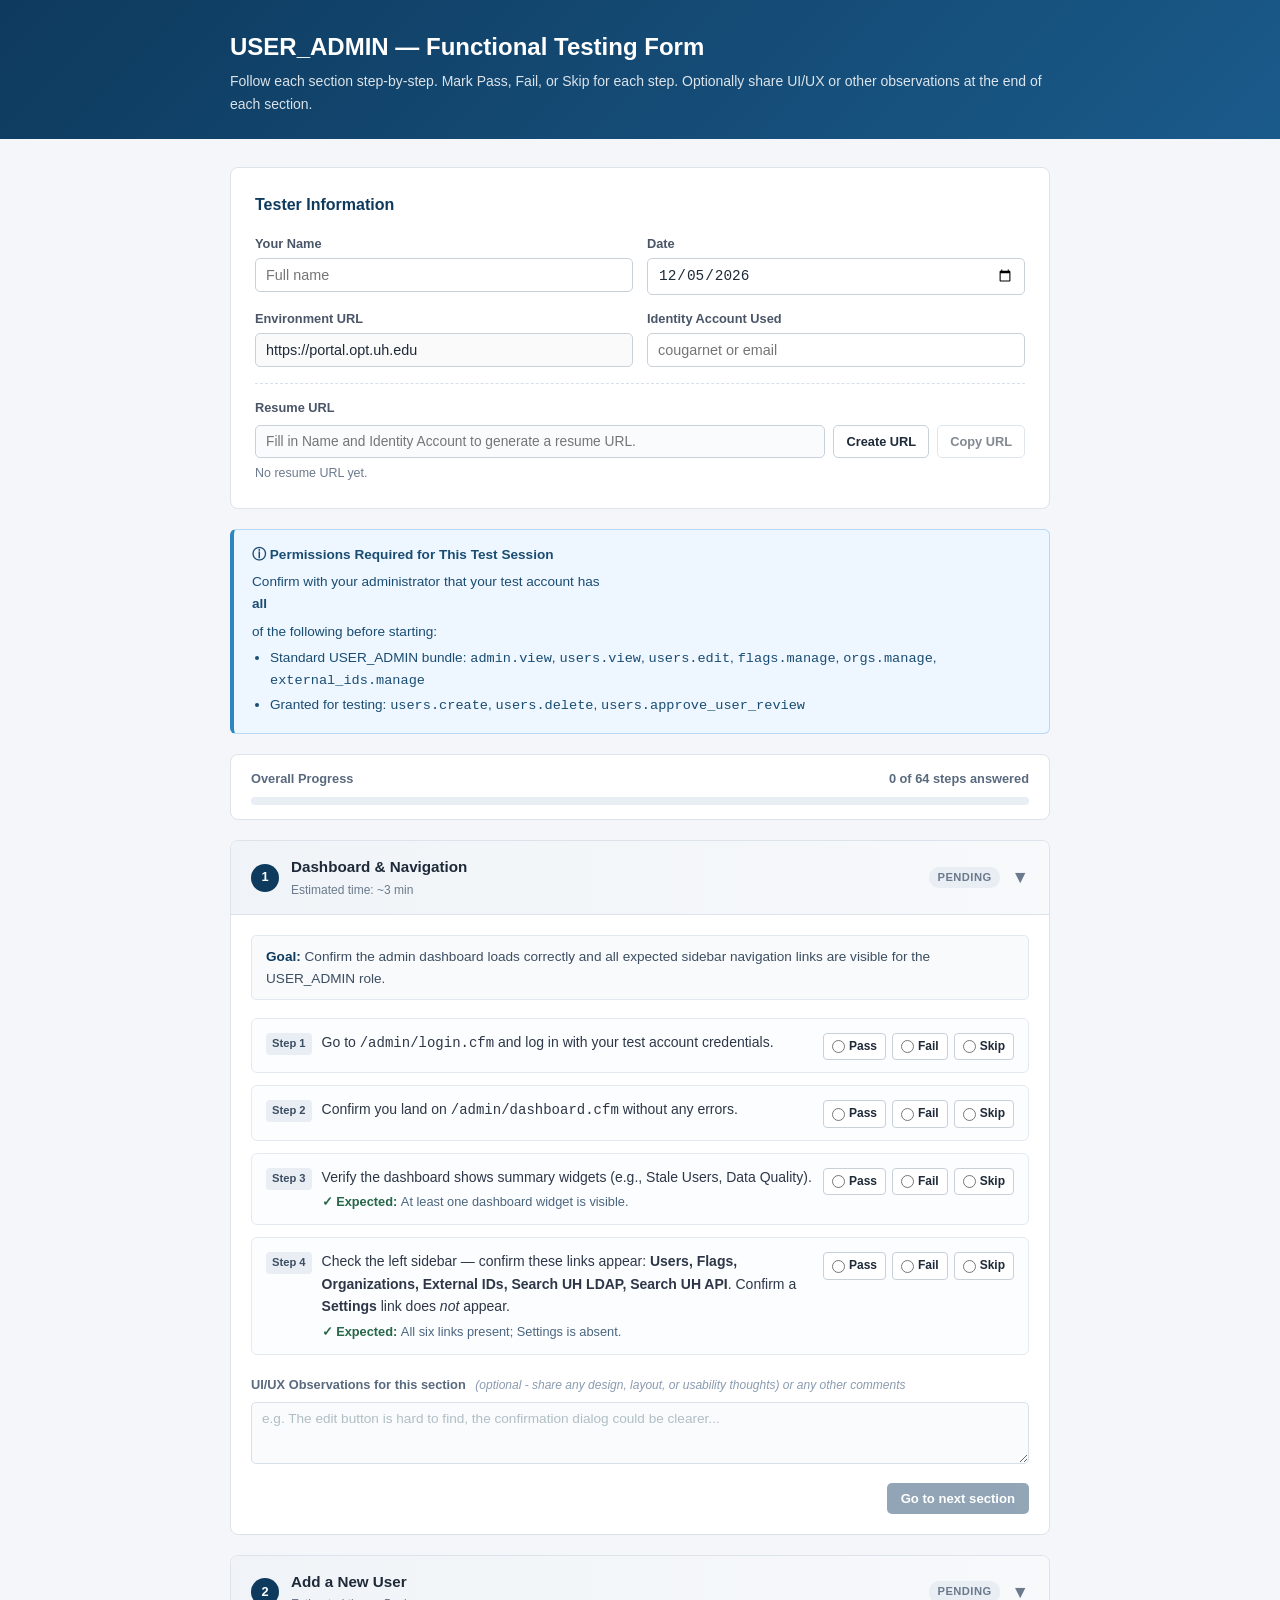
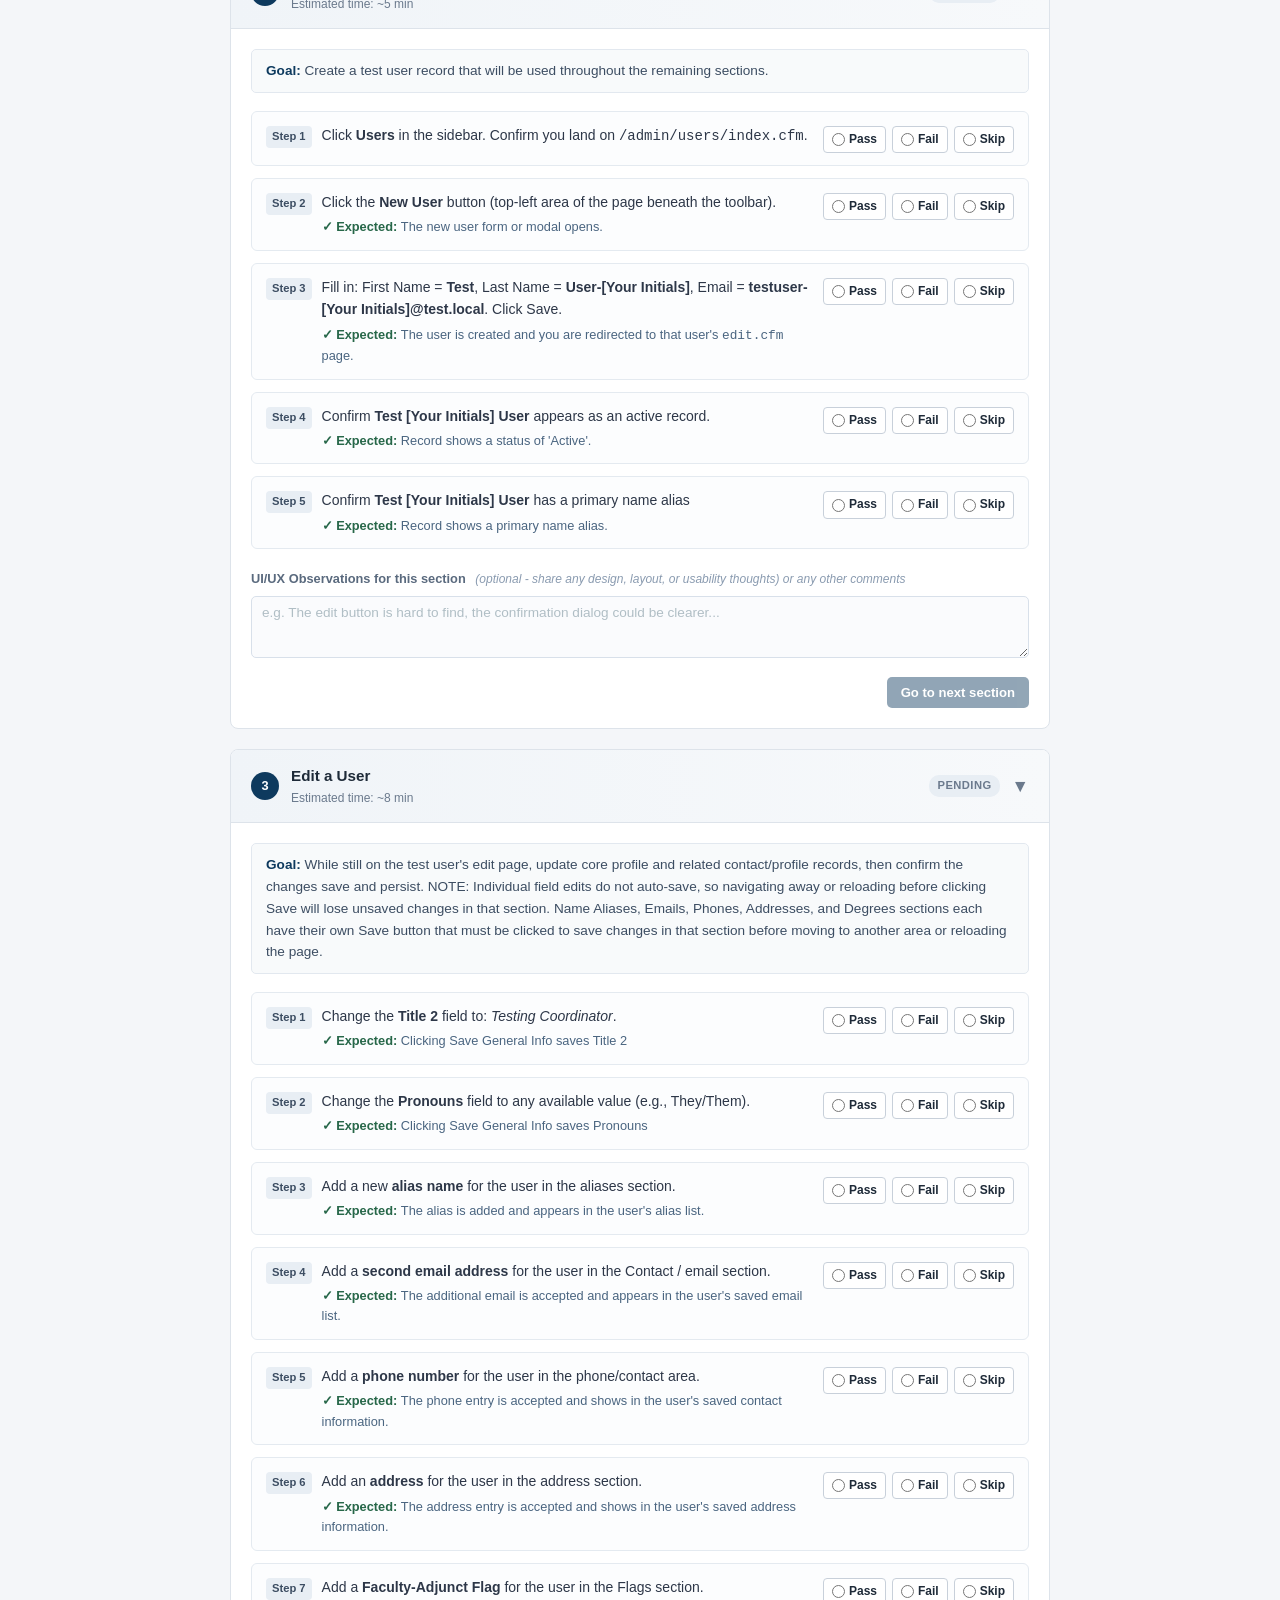
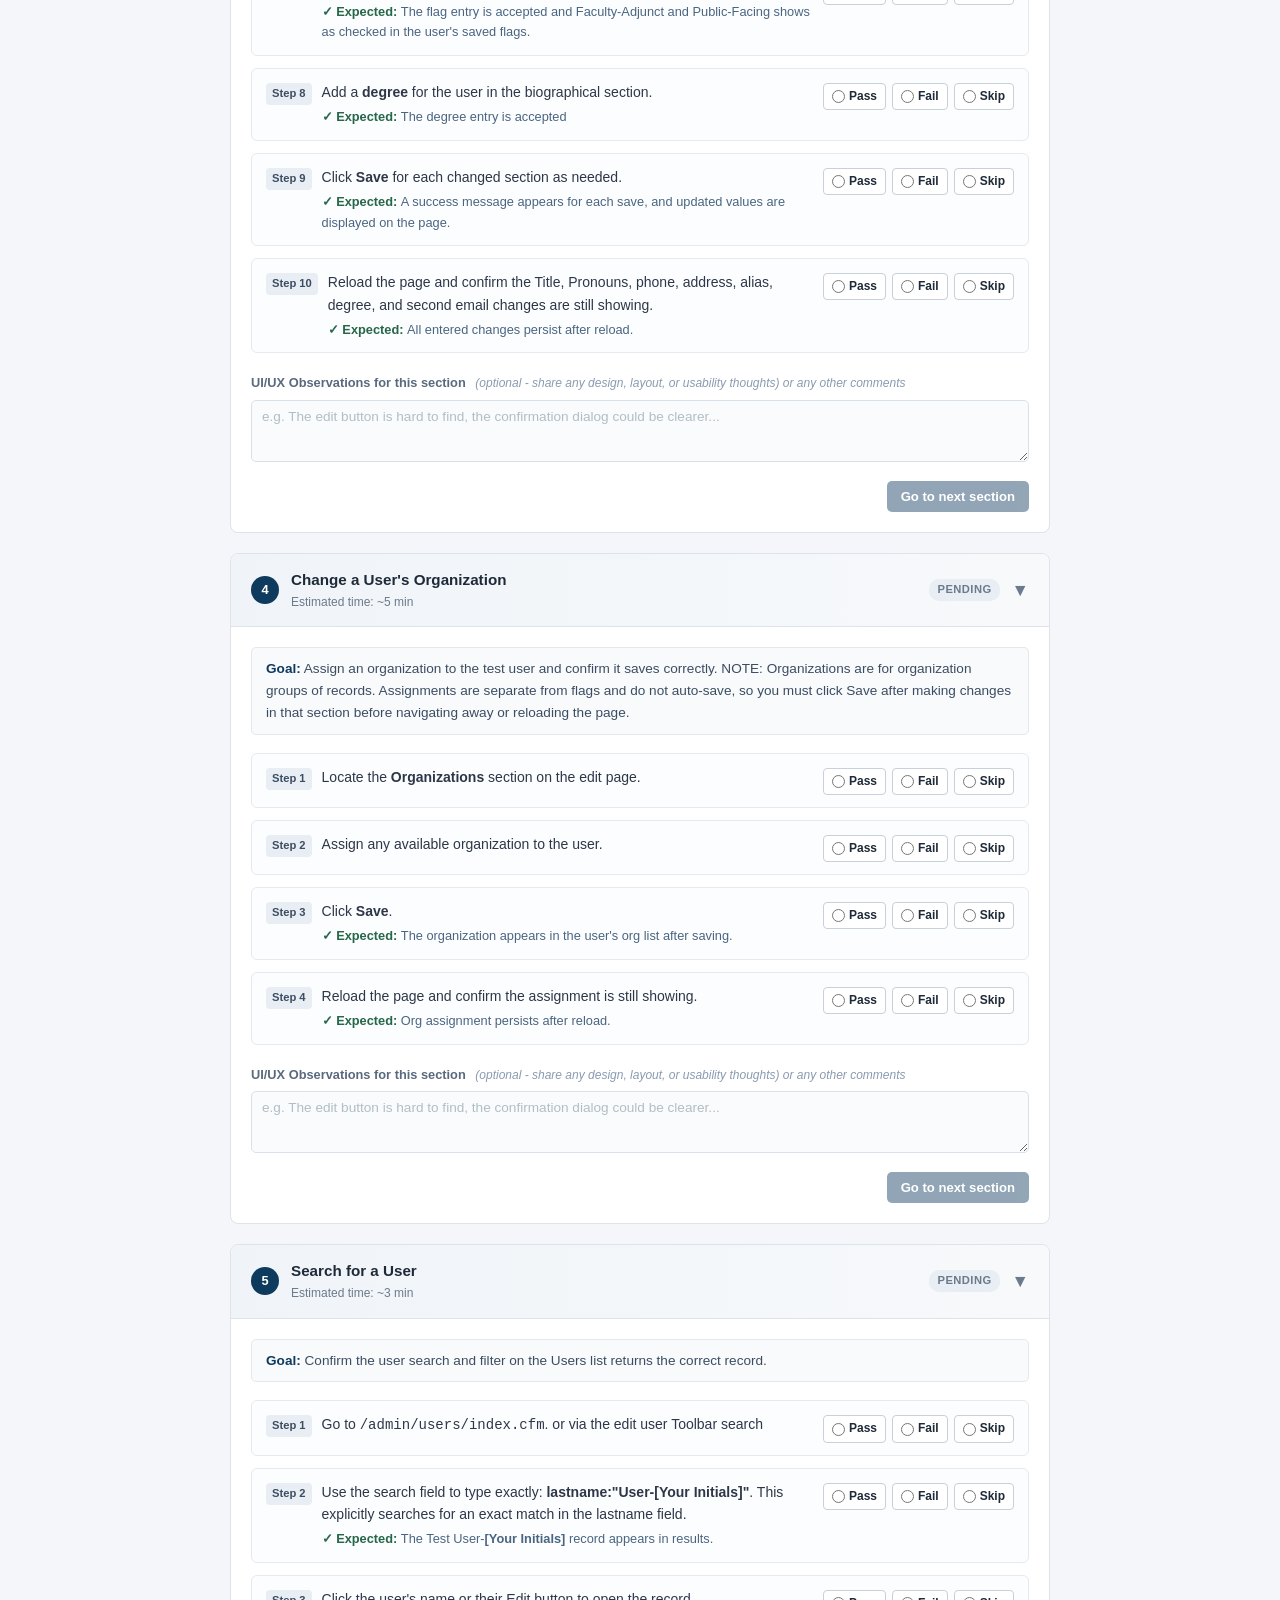
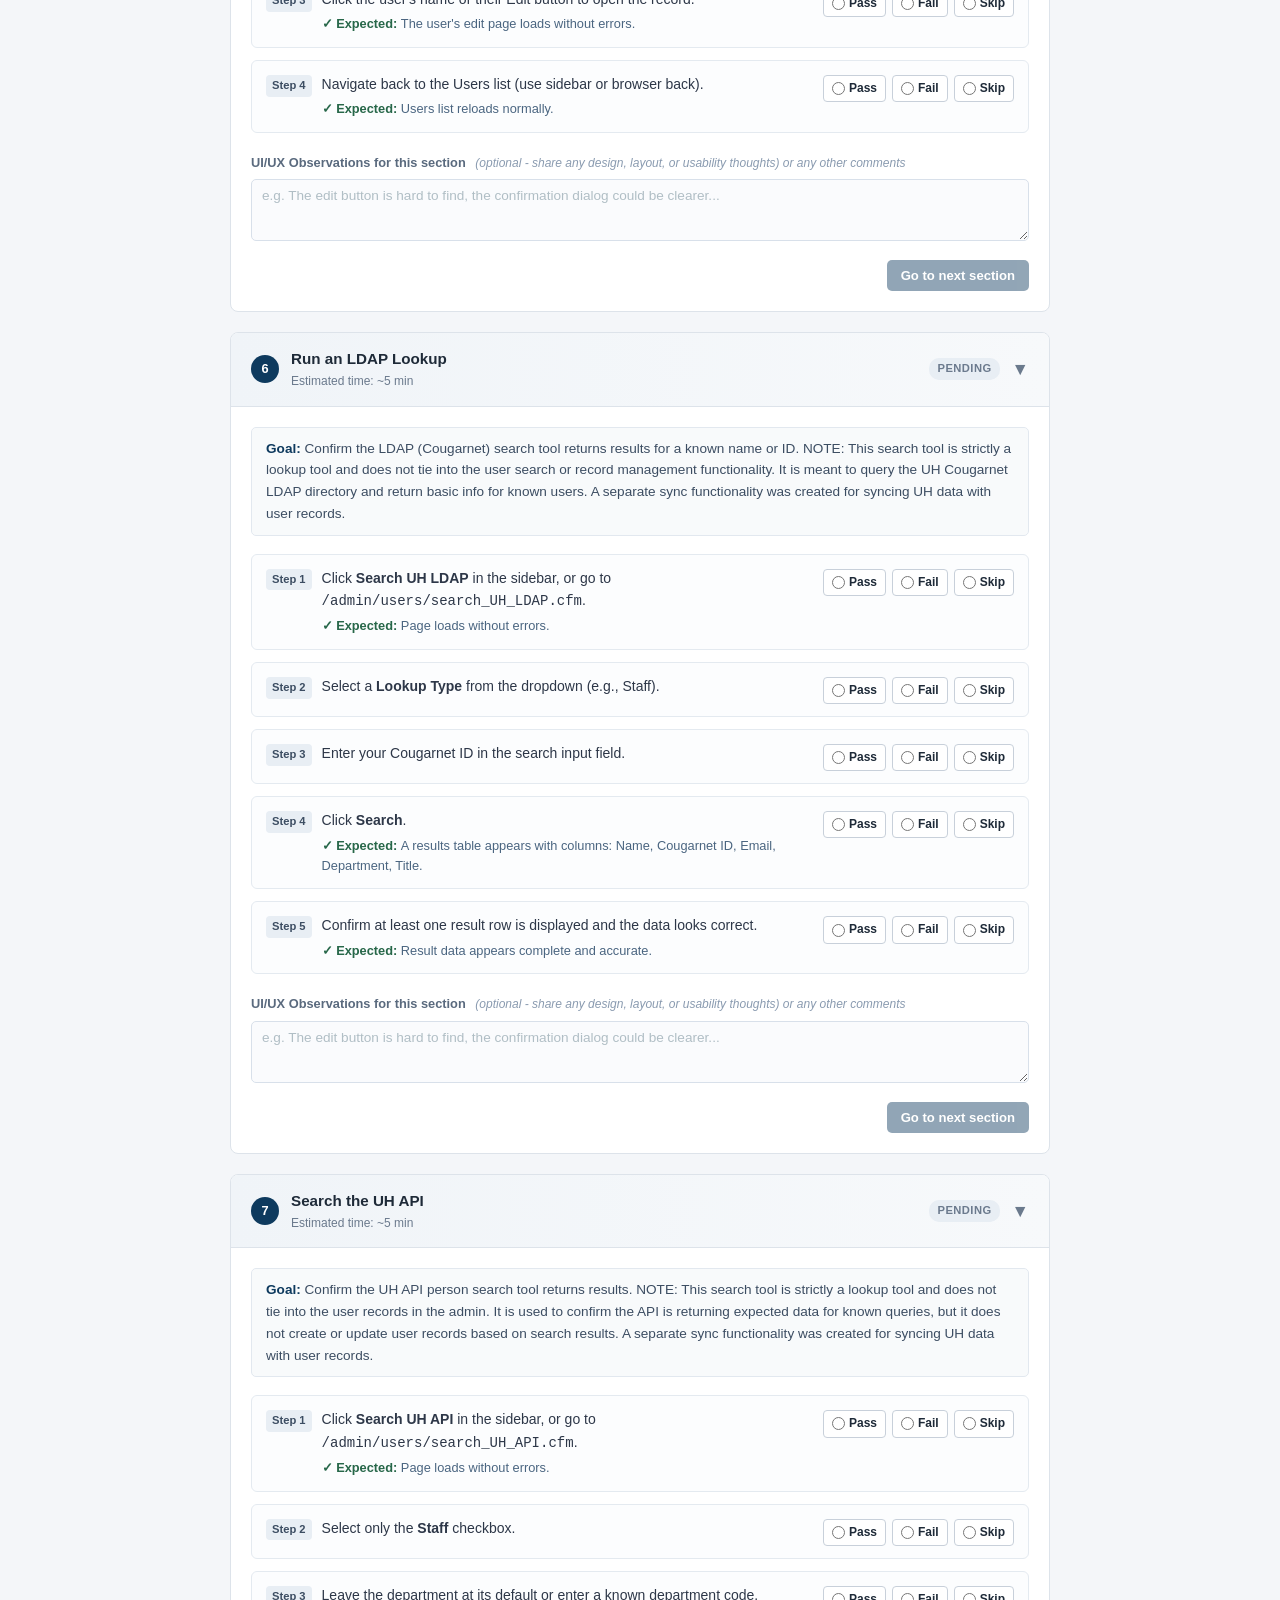
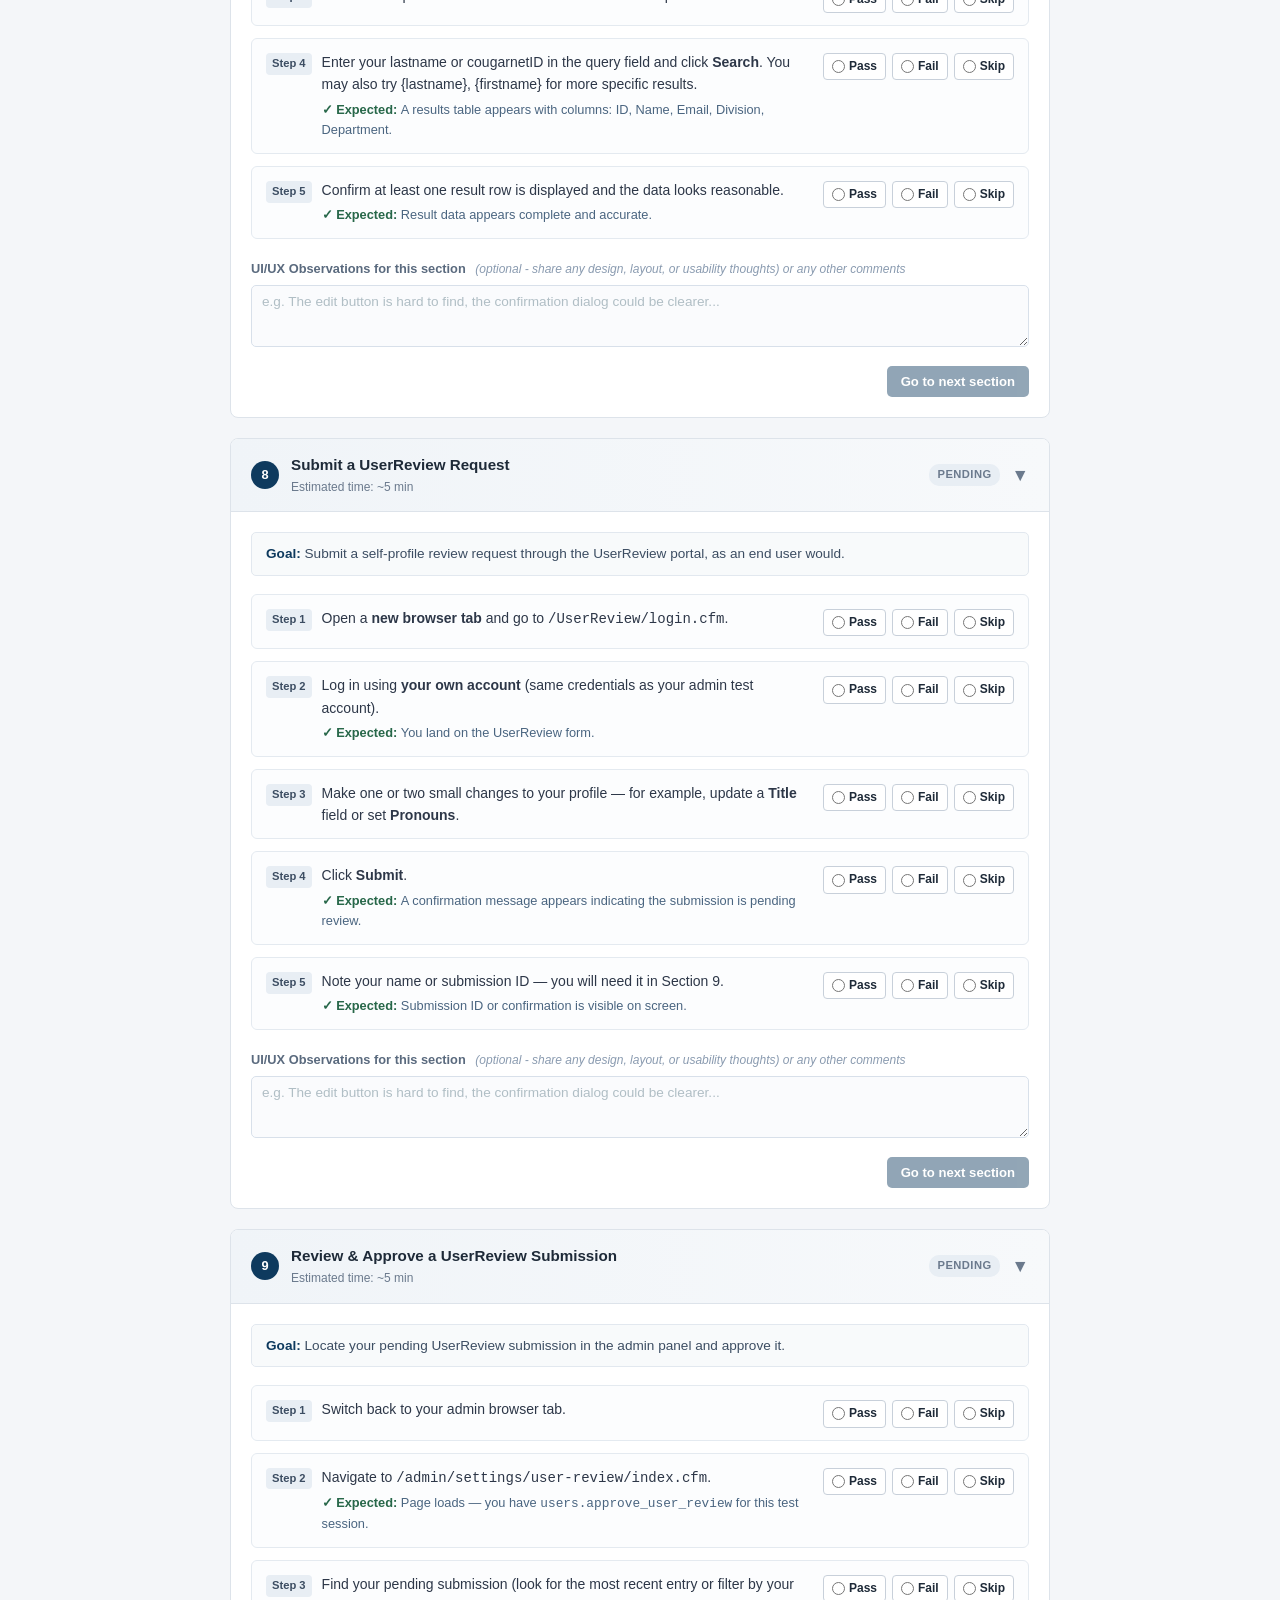
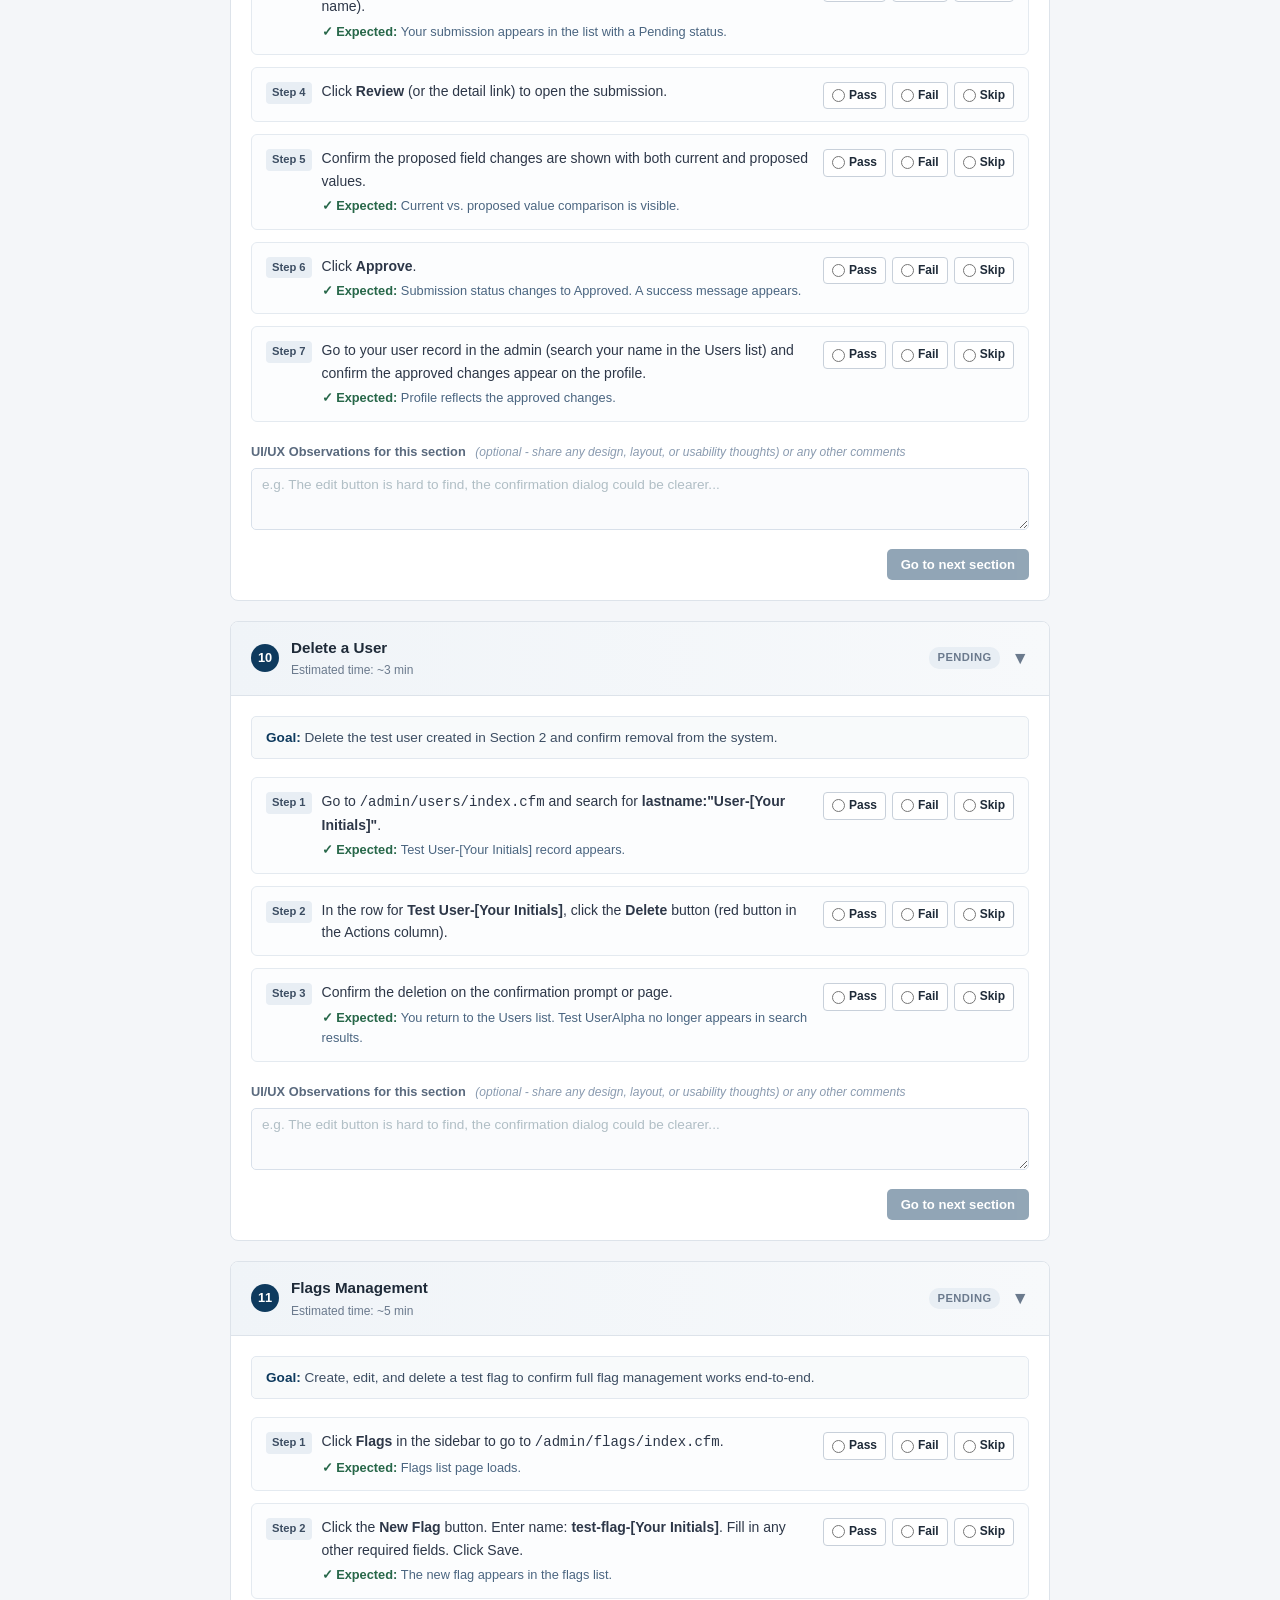
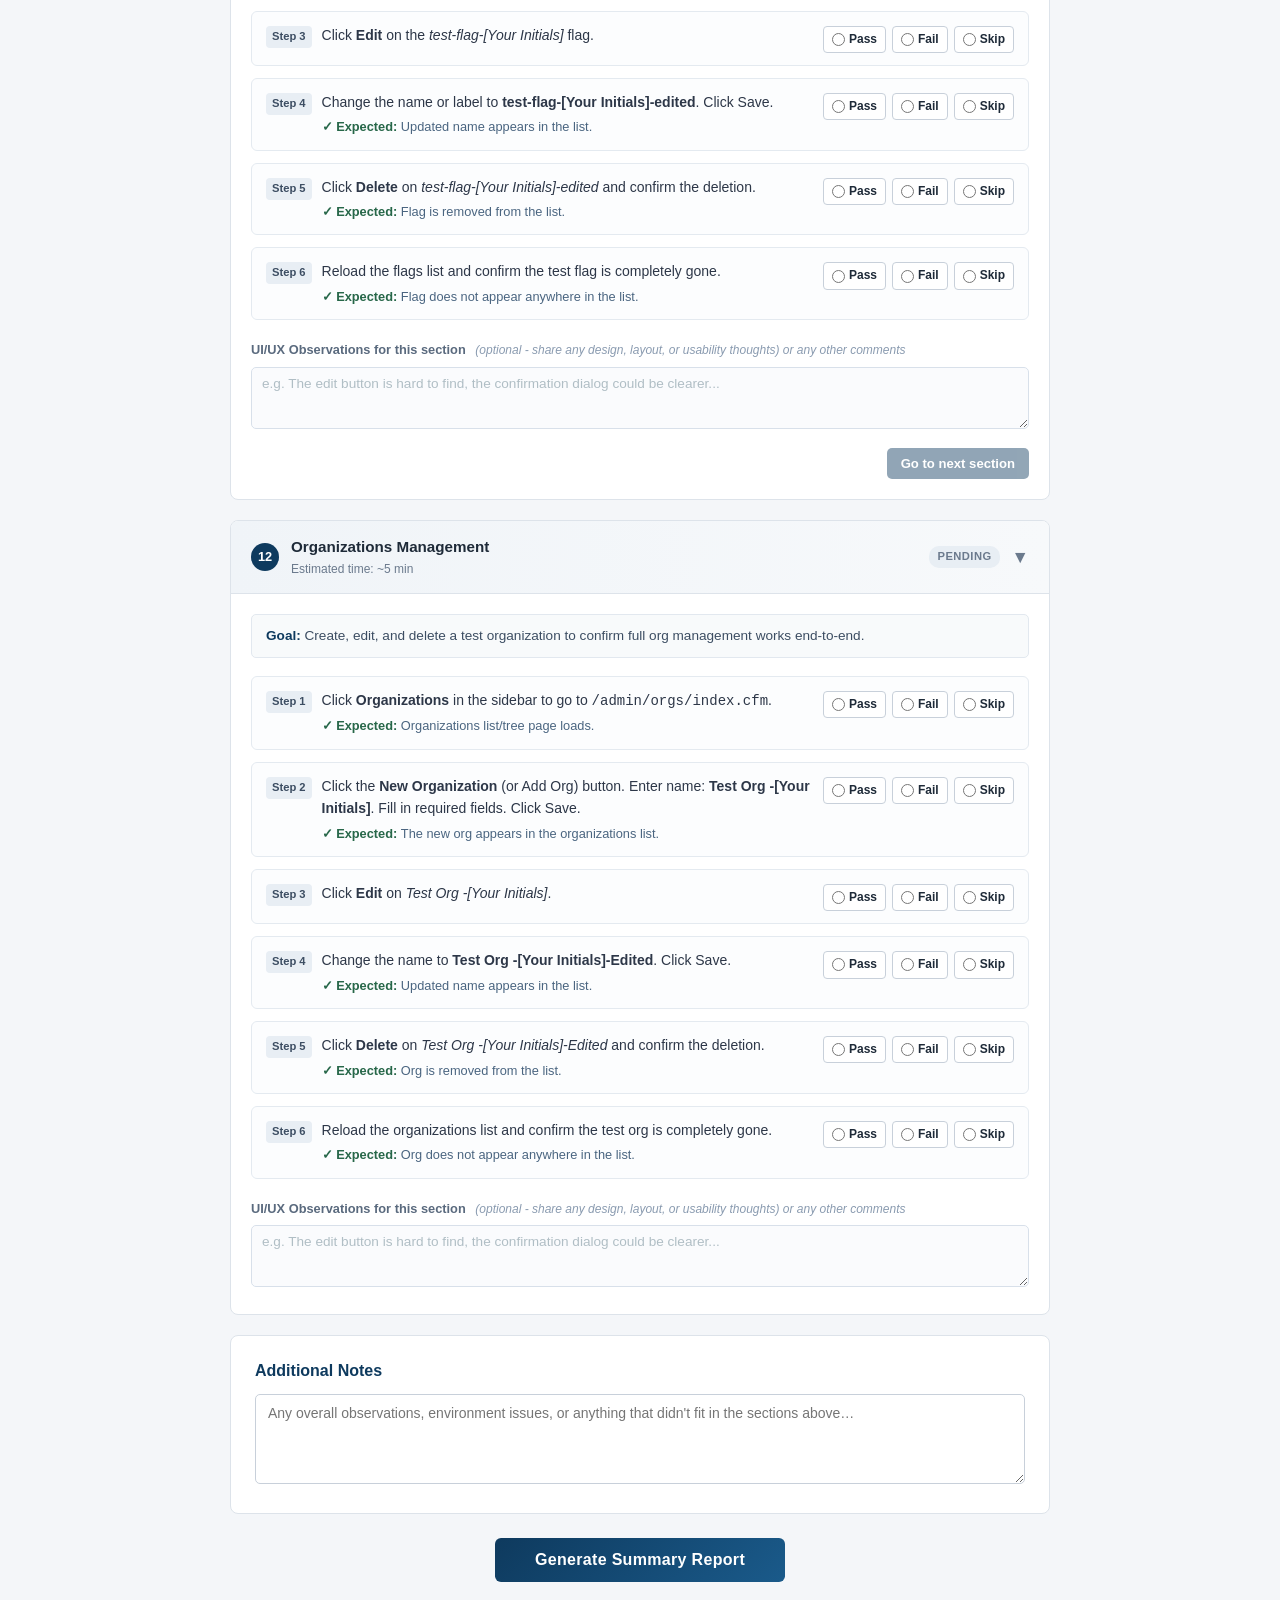
<file: testing/user-admin-test-form.html>
<!DOCTYPE html>
<html lang="en">
<head>
  <meta charset="UTF-8">
  <meta name="viewport" content="width=device-width, initial-scale=1.0">
  <title>USER_ADMIN Functional Testing Form</title>
  <style>
    *, *::before, *::after { box-sizing: border-box; margin: 0; padding: 0; }

    body {
      font-family: -apple-system, BlinkMacSystemFont, "Segoe UI", Roboto, "Helvetica Neue", Arial, sans-serif;
      font-size: 15px;
      line-height: 1.6;
      color: #1e2a38;
      background: #f4f6f9;
      padding: 0 0 60px;
    }

    /* ── Header ───────────────────────────────────────────────────── */
    .page-header {
      background: linear-gradient(135deg, #0e3a5e 0%, #1a5a8a 100%);
      color: #fff;
      padding: 28px 32px 24px;
    }
    .page-header h1 { font-size: 1.5rem; font-weight: 700; margin-bottom: 4px; }
    .page-header p  { font-size: 0.875rem; opacity: 0.85; }

    /* ── Layout ───────────────────────────────────────────────────── */
    .container { max-width: 860px; margin: 0 auto; padding: 0 20px; }

    /* ── Tester Info ──────────────────────────────────────────────── */
    .tester-info {
      background: #fff;
      border: 1px solid #dde3ea;
      border-radius: 8px;
      padding: 24px;
      margin: 28px 0 20px;
    }
    .tester-info h2 { font-size: 1rem; font-weight: 700; margin-bottom: 16px; color: #0e3a5e; }
    .info-grid { display: grid; grid-template-columns: 1fr 1fr; gap: 14px; }
    @media (max-width: 540px) { .info-grid { grid-template-columns: 1fr; } }
    .info-grid label { display: block; font-size: 0.8rem; font-weight: 600; color: #4a5568; margin-bottom: 4px; }
    .info-grid input {
      width: 100%; padding: 8px 10px;
      border: 1px solid #c8d0da; border-radius: 5px;
      font-size: 0.9rem; color: #1e2a38;
      transition: border-color 0.15s;
    }
    .info-grid input:focus { outline: none; border-color: #4a90c4; box-shadow: 0 0 0 3px rgba(74,144,196,0.15); }

    .resume-link-block {
      margin-top: 16px;
      border-top: 1px dashed #d8e0ea;
      padding-top: 14px;
    }
    .resume-link-block label {
      display: block;
      font-size: 0.8rem;
      font-weight: 600;
      color: #4a5568;
      margin-bottom: 6px;
    }
    .resume-link-row {
      display: flex;
      gap: 8px;
      align-items: center;
      flex-wrap: wrap;
    }
    .resume-link-row input {
      flex: 1;
      min-width: 240px;
      padding: 8px 10px;
      border: 1px solid #c8d0da;
      border-radius: 5px;
      font-size: 0.86rem;
      color: #1e2a38;
      background: #fafbfd;
    }
    .resume-link-row button {
      border: 1px solid #c8d0da;
      border-radius: 5px;
      background: #fff;
      color: #1e2a38;
      font-size: 0.8rem;
      font-weight: 600;
      padding: 8px 12px;
      cursor: pointer;
    }
    .resume-link-row button:hover { background: #f4f6f9; }
    .resume-link-row button:disabled {
      cursor: not-allowed;
      opacity: 0.55;
    }
    .save-status {
      margin-top: 6px;
      font-size: 0.78rem;
      color: #6b7a8d;
    }

    /* ── Permission Notice ────────────────────────────────────────── */
    .perm-notice {
      background: #eef6ff;
      border: 1px solid #b8d9f5;
      border-left: 4px solid #2e86c1;
      border-radius: 6px;
      padding: 14px 18px;
      margin-bottom: 20px;
      font-size: 0.85rem;
      color: #1a4d72;
    }
    .perm-notice strong { display: block; margin-bottom: 6px; }
    .perm-notice ul { margin: 4px 0 0 18px; }
    .perm-notice li { margin-bottom: 2px; }

    /* ── Section Card ─────────────────────────────────────────────── */
    .section-card {
      background: #fff;
      border: 1px solid #dde3ea;
      border-radius: 8px;
      margin-bottom: 20px;
      overflow: hidden;
    }
    .section-header {
      display: flex;
      align-items: center;
      justify-content: space-between;
      background: linear-gradient(90deg, #f0f4f8 0%, #f7f9fb 100%);
      border-bottom: 1px solid #dde3ea;
      padding: 14px 20px;
      cursor: pointer;
      user-select: none;
    }
    .section-header:hover { background: linear-gradient(90deg, #e8eef4 0%, #f0f4f8 100%); }
    .section-title-group { display: flex; align-items: center; gap: 12px; }
    .section-num {
      display: inline-flex; align-items: center; justify-content: center;
      width: 28px; height: 28px; border-radius: 50%;
      background: #0e3a5e; color: #fff;
      font-size: 0.8rem; font-weight: 700; flex-shrink: 0;
    }
    .section-title { font-size: 0.95rem; font-weight: 700; color: #1e2a38; }
    .section-meta { font-size: 0.75rem; color: #6b7a8d; margin-top: 1px; }
    .section-toggle { font-size: 1.1rem; color: #6b7a8d; transition: transform 0.2s; }
    .section-card.collapsed .section-toggle { transform: rotate(-90deg); }
    .section-body { padding: 20px; display: block; }
    .section-card.collapsed .section-body { display: none; }

    /* Section status badge (auto-updated) */
    .section-status {
      font-size: 0.7rem; font-weight: 700; padding: 2px 8px;
      border-radius: 10px; margin-left: auto; margin-right: 12px;
      text-transform: uppercase; letter-spacing: 0.04em;
    }
    .status-pending  { background: #e8eef4; color: #6b7a8d; }
    .status-pass     { background: #e8f7ed; color: #276749; }
    .status-fail     { background: #fdecea; color: #9b2335; }
    .status-partial  { background: #fff4e0; color: #8a5c00; }

    /* ── Goal Block ───────────────────────────────────────────────── */
    .goal-block {
      background: #f8fafb;
      border: 1px solid #e2e8ef;
      border-radius: 5px;
      padding: 10px 14px;
      font-size: 0.85rem;
      color: #3c4d62;
      margin-bottom: 18px;
    }
    .goal-block strong { color: #0e3a5e; }

    /* ── Step Row ─────────────────────────────────────────────────── */
    .step-list { display: flex; flex-direction: column; gap: 12px; margin-bottom: 20px; }
    .step-row {
      border: 1px solid #e4eaf0;
      border-radius: 6px;
      padding: 12px 14px;
      background: #fcfdfe;
    }
    .step-row-top {
      display: flex;
      align-items: flex-start;
      gap: 10px;
    }
    .step-num {
      flex-shrink: 0;
      font-size: 0.7rem; font-weight: 700;
      background: #e8eef4; color: #3c4d62;
      border-radius: 4px; padding: 2px 6px;
      margin-top: 2px; white-space: nowrap;
    }
    .step-text { flex: 1; font-size: 0.875rem; color: #2d3748; }
    .step-text .expected { font-size: 0.8rem; color: #4a6580; margin-top: 4px; }
    .step-text .expected::before { content: "✓ Expected: "; font-weight: 600; color: #276749; }
    .step-radios { display: flex; gap: 6px; flex-shrink: 0; margin-top: 2px; }
    .step-radios label {
      display: flex; align-items: center; gap: 4px;
      font-size: 0.75rem; font-weight: 600;
      cursor: pointer; padding: 3px 8px;
      border: 1px solid #c8d0da; border-radius: 4px;
      background: #fff; transition: all 0.1s;
      white-space: nowrap;
    }
    .step-radios input[type="radio"] { margin: 0; cursor: pointer; accent-color: #0e3a5e; }
    .step-radios label:has(input:checked) { border-color: transparent; }
    .step-radios label.pass:has(input:checked) { background: #e8f7ed; border-color: #5cb884; color: #276749; }
    .step-radios label.fail:has(input:checked) { background: #fdecea; border-color: #e07575; color: #9b2335; }
    .step-radios label.skip:has(input:checked) { background: #f4f4f4; border-color: #bbb; color: #777; }

    /* Notes area (per step, shown when fail) */
    .step-notes { margin-top: 8px; display: none; }
    .step-notes textarea {
      width: 100%; padding: 7px 10px; font-size: 0.82rem;
      border: 1px solid #c8d0da; border-radius: 5px;
      resize: vertical; min-height: 54px; color: #2d3748;
      font-family: inherit;
    }
    .step-notes textarea:focus { outline: none; border-color: #4a90c4; }
    .step-notes textarea::placeholder { color: #aab; }

    /* ── UI/UX Opinion Block ──────────────────────────────────────── */
        .uiux-block { margin-top: 4px; }
    .uiux-block label {
      display: block; font-size: 0.8rem; font-weight: 600;
      color: #5a6a7e; margin-bottom: 6px;
    }
    .uiux-block label span {
      font-weight: 400; font-style: italic;
      font-size: 0.75rem; color: #8a9bb0; margin-left: 6px;
    }
    .uiux-block textarea {
      width: 100%; padding: 8px 10px; font-size: 0.85rem;
      border: 1px solid #d8e0ea; border-radius: 5px;
      resize: vertical; min-height: 62px; color: #2d3748;
      background: #fafbfd; font-family: inherit;
    }
    .uiux-block textarea:focus { outline: none; border-color: #4a90c4; }
    .uiux-block textarea::placeholder { color: #b0bec5; }

    .section-nav {
      margin-top: 12px;
      display: flex;
      justify-content: flex-end;
    }
    .btn-next-section {
      background: #0e3a5e;
      color: #fff;
      border: none;
      border-radius: 5px;
      padding: 8px 14px;
      font-size: 0.82rem;
      font-weight: 600;
      cursor: pointer;
      transition: opacity 0.15s;
    }
    .btn-next-section:hover { opacity: 0.88; }
    .btn-next-section:disabled {
      cursor: not-allowed;
      opacity: 0.45;
    }

    /* -- Additional Notes ------------------------------------------- */
    .final-notes {
      background: #fff;
      border: 1px solid #dde3ea;
      border-radius: 8px;
      padding: 22px 24px;
      margin-bottom: 24px;
    }
    .final-notes h2 { font-size: 1rem; font-weight: 700; color: #0e3a5e; margin-bottom: 10px; }
    .final-notes textarea {
      width: 100%; padding: 10px 12px; font-size: 0.875rem;
      border: 1px solid #c8d0da; border-radius: 5px;
      resize: vertical; min-height: 90px; color: #2d3748;
      font-family: inherit;
    }
    .final-notes textarea:focus { outline: none; border-color: #4a90c4; }

    /* ── Submit Button ────────────────────────────────────────────── */
    .submit-row { text-align: center; margin-bottom: 40px; }
    .btn-submit {
      background: linear-gradient(135deg, #0e3a5e, #1a5a8a);
      color: #fff; border: none; border-radius: 6px;
      padding: 13px 40px; font-size: 1rem; font-weight: 700;
      cursor: pointer; letter-spacing: 0.02em;
      transition: opacity 0.15s;
    }
    .btn-submit:hover { opacity: 0.88; }

    /* ── Summary Modal ────────────────────────────────────────────── */
    .modal-overlay {
      display: none;
      position: fixed; inset: 0;
      background: rgba(10,20,40,0.55);
      z-index: 100;
      align-items: center; justify-content: center;
    }
    .modal-overlay.open { display: flex; }
    .modal-box {
      background: #fff;
      border-radius: 10px;
      width: 90%; max-width: 680px;
      max-height: 85vh;
      display: flex; flex-direction: column;
      box-shadow: 0 20px 60px rgba(0,0,0,0.25);
    }
    .modal-head {
      display: flex; align-items: center; justify-content: space-between;
      padding: 16px 20px;
      border-bottom: 1px solid #e4eaf0;
    }
    .modal-head h3 { font-size: 1rem; font-weight: 700; color: #0e3a5e; }
    .modal-close {
      background: none; border: none; font-size: 1.4rem; color: #6b7a8d;
      cursor: pointer; line-height: 1; padding: 0 4px;
    }
    .modal-close:hover { color: #1e2a38; }
    .modal-body { padding: 16px 20px; overflow-y: auto; flex: 1; }
    .modal-body textarea {
      width: 100%; height: 360px;
      font-family: "Consolas", "Courier New", monospace;
      font-size: 0.8rem; line-height: 1.55;
      border: 1px solid #c8d0da; border-radius: 5px;
      padding: 10px 12px; resize: vertical;
      background: #f8fafb; color: #2d3748;
    }
    .modal-foot {
      padding: 14px 20px;
      border-top: 1px solid #e4eaf0;
      display: flex; gap: 10px; justify-content: flex-end;
    }
    .btn-copy {
      background: #0e3a5e; color: #fff; border: none;
      border-radius: 5px; padding: 8px 20px;
      font-size: 0.875rem; font-weight: 600; cursor: pointer;
      transition: opacity 0.15s;
    }
    .btn-copy:hover { opacity: 0.85; }
    .btn-copy.copied { background: #276749; }
    .btn-cancel {
      background: #fff; color: #4a5568;
      border: 1px solid #c8d0da; border-radius: 5px;
      padding: 8px 20px; font-size: 0.875rem; cursor: pointer;
    }
    .btn-cancel:hover { background: #f4f6f9; }

    /* ── Progress Bar ─────────────────────────────────────────────── */
    .progress-bar-wrap {
      background: #fff;
      border: 1px solid #dde3ea;
      border-radius: 8px;
      padding: 14px 20px;
      margin-bottom: 20px;
    }
    .progress-bar-label {
      display: flex; justify-content: space-between;
      font-size: 0.8rem; font-weight: 600; color: #5a6a7e; margin-bottom: 8px;
    }
    .progress-track {
      background: #e8eef4; border-radius: 4px; height: 8px; overflow: hidden;
    }
    .progress-fill {
      height: 100%; background: linear-gradient(90deg, #276749, #38a169);
      border-radius: 4px; transition: width 0.3s;
      width: 0%;
    }
  </style>
</head>
<body>

<div class="page-header">
  <div class="container">
    <h1>USER_ADMIN — Functional Testing Form</h1>
    <p>Follow each section step-by-step. Mark Pass, Fail, or Skip for each step. Optionally share UI/UX or other observations at the end of each section.</p>
  </div>
</div>

<div class="container">

  <!-- Tester Info -->
  <div class="tester-info">
    <h2>Tester Information</h2>
    <div class="info-grid">
      <div>
        <label for="testerName">Your Name</label>
        <input type="text" id="testerName" placeholder="Full name">
      </div>
      <div>
        <label for="testerDate">Date</label>
        <input type="date" id="testerDate">
      </div>
      <div>
        <label for="testerEnv">Environment URL</label>
        <input type="text" id="testerEnv" placeholder="e.g. https://portal.opt.uh.edu" readonly value="https://portal.opt.uh.edu" disabled>
      </div>
      <div>
        <label for="testerAccount">Identity Account Used</label>
        <input type="text" id="testerAccount" placeholder="cougarnet or email">
      </div>
    </div>
    <div class="resume-link-block">
      <label for="resumeUrl">Resume URL</label>
      <div class="resume-link-row">
        <input type="text" id="resumeUrl" readonly placeholder="Fill in Name and Identity Account to generate a resume URL.">
        <button type="button" id="createResumeBtn" onclick="createResumeUrl()">Create URL</button>
        <button type="button" id="copyResumeBtn" onclick="copyResumeUrl()" disabled>Copy URL</button>
      </div>
      <div class="save-status" id="saveStatusText">No resume URL yet.</div>
    </div>
  </div>

  <!-- Permission Notice -->
  <div class="perm-notice">
    <strong>&#9432; Permissions Required for This Test Session</strong>
    Confirm with your administrator that your test account has <strong>all</strong> of the following before starting:
    <ul>
      <li>Standard USER_ADMIN bundle: <code>admin.view</code>, <code>users.view</code>, <code>users.edit</code>, <code>flags.manage</code>, <code>orgs.manage</code>, <code>external_ids.manage</code></li>
      <li>Granted for testing: <code>users.create</code>, <code>users.delete</code>, <code>users.approve_user_review</code></li>
    </ul>
  </div>

  <!-- Progress Bar -->
  <div class="progress-bar-wrap">
    <div class="progress-bar-label">
      <span>Overall Progress</span>
      <span id="progressText">0 of 0 steps answered</span>
    </div>
    <div class="progress-track"><div class="progress-fill" id="progressFill"></div></div>
  </div>

  <!-- Sections rendered by JS -->
  <div id="sectionsContainer"></div>

  <!-- Additional Notes -->
  <div class="final-notes">
    <h2>Additional Notes</h2>
    <textarea id="additionalNotes" placeholder="Any overall observations, environment issues, or anything that didn't fit in the sections above…"></textarea>
  </div>

  <!-- Submit -->
  <div class="submit-row">
    <button type="button" class="btn-submit" onclick="generateSummary()">Generate Summary Report</button>
  </div>

</div>

<!-- Summary Modal -->
<div class="modal-overlay" id="summaryModal">
  <div class="modal-box">
    <div class="modal-head">
      <h3>Summary Report - Save to Testing Folder</h3>
      <button class="modal-close" onclick="closeModal()" aria-label="Close">&times;</button>
    </div>
    <div class="modal-body">
      <textarea id="summaryOutput" readonly></textarea>
    </div>
    <div class="modal-foot">
      <button class="btn-cancel" onclick="closeModal()">Close</button>
      <button class="btn-copy" id="saveReportBtn" onclick="saveSummaryReport()">Save Report File</button>
    </div>
  </div>
</div>

<script>
// ──────────────────────────────────────────────────────────────────────────────
// Test sections data
// ──────────────────────────────────────────────────────────────────────────────
const SECTIONS = [
  {
    id: 1,
    title: "Dashboard & Navigation",
    time: "~3 min",
    goal: "Confirm the admin dashboard loads correctly and all expected sidebar navigation links are visible for the USER_ADMIN role.",
    steps: [
      { desc: "Go to <code>/admin/login.cfm</code> and log in with your test account credentials." },
      { desc: "Confirm you land on <code>/admin/dashboard.cfm</code> without any errors." },
      { desc: "Verify the dashboard shows summary widgets (e.g., Stale Users, Data Quality).", expected: "At least one dashboard widget is visible." },
      { desc: "Check the left sidebar — confirm these links appear: <strong>Users, Flags, Organizations, External IDs, Search UH LDAP, Search UH API</strong>. Confirm a <strong>Settings</strong> link does <em>not</em> appear.", expected: "All six links present; Settings is absent." }
    ]
  },
  {
    id: 2,
    title: "Add a New User",
    time: "~5 min",
    goal: "Create a test user record that will be used throughout the remaining sections.",
    steps: [
      { desc: "Click <strong>Users</strong> in the sidebar. Confirm you land on <code>/admin/users/index.cfm</code>." },
      { desc: "Click the <strong>New User</strong> button (top-left area of the page beneath the toolbar).", expected: "The new user form or modal opens." },
      { desc: "Fill in: First Name = <strong>Test</strong>, Last Name = <strong>User-<strong>[Your Initials]</strong></strong>, Email = <strong>testuser-[Your Initials]@test.local</strong>. Click Save.", expected: "The user is created and you are redirected to that user's <code>edit.cfm</code> page." },
      { desc: "Confirm <strong>Test [Your Initials] User</strong> appears as an active record.", expected: "Record shows a status of 'Active'." },
      { desc: "Confirm <strong>Test [Your Initials] User</strong> has a primary name alias", expected: "Record shows a primary name alias." }
    ]
  },
  {
    id: 3,
    title: "Edit a User",
    time: "~8 min",
    goal: "While still on the test user's edit page, update core profile and related contact/profile records, then confirm the changes save and persist.  NOTE: Individual field edits do not auto-save, so navigating away or reloading before clicking Save will lose unsaved changes in that section.  Name Aliases, Emails, Phones, Addresses, and Degrees sections each have their own Save button that must be clicked to save changes in that section before moving to another area or reloading the page.",
    steps: [
      { desc: "Change the <strong>Title 2</strong> field to: <em>Testing Coordinator</em>.", expected: "Title 1 remains blank (reserved UH title) and Title 2 now contains a title.", expected: "Clicking Save General Info saves Title 2" },
      { desc: "Change the <strong>Pronouns</strong> field to any available value (e.g., They/Them).", expected: "Clicking Save General Info saves Pronouns" },
      { desc: "Add a new <strong>alias name</strong> for the user in the aliases section.", expected: "The alias is added and appears in the user's alias list." },
      { desc: "Add a <strong>second email address</strong> for the user in the Contact / email section.", expected: "The additional email is accepted and appears in the user's saved email list." },
      { desc: "Add a <strong>phone number</strong> for the user in the phone/contact area.", expected: "The phone entry is accepted and shows in the user's saved contact information." },
      { desc: "Add an <strong>address</strong> for the user in the address section.", expected: "The address entry is accepted and shows in the user's saved address information." },
      { desc: "Add a <strong>Faculty-Adjunct Flag</strong> for the user in the Flags section.", expected: "The flag entry is accepted and Faculty-Adjunct and Public-Facing shows as checked in the user's saved flags." },
      { desc: "Add a <strong>degree</strong> for the user in the biographical section.", expected: "The degree entry is accepted" },
      { desc: "Click <strong>Save</strong> for each changed section as needed.", expected: "A success message appears for each save, and updated values are displayed on the page." },
      { desc: "Reload the page and confirm the Title, Pronouns, phone, address, alias, degree, and second email changes are still showing.", expected: "All entered changes persist after reload." }
    ]
  },
  {
    id: 4,
    title: "Change a User's Organization",
    time: "~5 min",
    goal: "Assign an organization to the test user and confirm it saves correctly. NOTE: Organizations are for organization groups of records.  Assignments are separate from flags and do not auto-save, so you must click Save after making changes in that section before navigating away or reloading the page.",
    steps: [
      { desc: "Locate the <strong>Organizations</strong> section on the edit page." },
      { desc: "Assign any available organization to the user." },
      { desc: "Click <strong>Save</strong>.", expected: "The organization appears in the user's org list after saving." },
      { desc: "Reload the page and confirm the assignment is still showing.", expected: "Org assignment persists after reload." }
    ]
  },
  {
    id: 5,
    title: "Search for a User",
    time: "~3 min",
    goal: "Confirm the user search and filter on the Users list returns the correct record.",
    steps: [
      { desc: "Go to <code>/admin/users/index.cfm</code>. or via the edit user Toolbar search" },
      { desc: "Use the search field to type exactly: <strong>lastname:&quot;User-[Your Initials]&quot;</strong>.  This explicitly searches for an exact match in the lastname field.", expected: "The Test User-<strong>[Your Initials]</strong> record appears in results." },
      { desc: "Click the user's name or their Edit button to open the record.", expected: "The user's edit page loads without errors." },
      { desc: "Navigate back to the Users list (use sidebar or browser back).", expected: "Users list reloads normally." }
    ]
  },
  {
    id: 6,
    title: "Run an LDAP Lookup",
    time: "~5 min",
    goal: "Confirm the LDAP (Cougarnet) search tool returns results for a known name or ID. NOTE: This search tool is strictly a lookup tool and does not tie into the user search or record management functionality.  It is meant to query the UH Cougarnet LDAP directory and return basic info for known users.  A separate sync functionality was created for syncing UH data with user records.",
    steps: [
      { desc: "Click <strong>Search UH LDAP</strong> in the sidebar, or go to <code>/admin/users/search_UH_LDAP.cfm</code>.", expected: "Page loads without errors." },
      { desc: "Select a <strong>Lookup Type</strong> from the dropdown (e.g., Staff)." },
      { desc: "Enter your Cougarnet ID in the search input field." },
      { desc: "Click <strong>Search</strong>.", expected: "A results table appears with columns: Name, Cougarnet ID, Email, Department, Title." },
      { desc: "Confirm at least one result row is displayed and the data looks correct.", expected: "Result data appears complete and accurate." }
    ]
  },
  {
    id: 7,
    title: "Search the UH API",
    time: "~5 min",
    goal: "Confirm the UH API person search tool returns results. NOTE: This search tool is strictly a lookup tool and does not tie into the user records in the admin.  It is used to confirm the API is returning expected data for known queries, but it does not create or update user records based on search results.  A separate sync functionality was created for syncing UH data with user records.",
    steps: [
      { desc: "Click <strong>Search UH API</strong> in the sidebar, or go to <code>/admin/users/search_UH_API.cfm</code>.", expected: "Page loads without errors." },
      { desc: "Select only the <strong>Staff</strong> checkbox." },
      { desc: "Leave the department at its default or enter a known department code." },
      { desc: "Enter your lastname or cougarnetID in the query field and click <strong>Search</strong>.  You may also try {lastname}, {firstname} for more specific results.", expected: "A results table appears with columns: ID, Name, Email, Division, Department." },
      { desc: "Confirm at least one result row is displayed and the data looks reasonable.", expected: "Result data appears complete and accurate." }
    ]
  },
  {
    id: 8,
    title: "Submit a UserReview Request",
    time: "~5 min",
    goal: "Submit a self-profile review request through the UserReview portal, as an end user would.",
    steps: [
      { desc: "Open a <strong>new browser tab</strong> and go to <code>/UserReview/login.cfm</code>." },
      { desc: "Log in using <strong>your own account</strong> (same credentials as your admin test account).", expected: "You land on the UserReview form." },
      { desc: "Make one or two small changes to your profile — for example, update a <strong>Title</strong> field or set <strong>Pronouns</strong>." },
      { desc: "Click <strong>Submit</strong>.", expected: "A confirmation message appears indicating the submission is pending review." },
      { desc: "Note your name or submission ID — you will need it in Section 9.", expected: "Submission ID or confirmation is visible on screen." }
    ]
  },
  {
    id: 9,
    title: "Review & Approve a UserReview Submission",
    time: "~5 min",
    goal: "Locate your pending UserReview submission in the admin panel and approve it.",
    steps: [
      { desc: "Switch back to your admin browser tab." },
      { desc: "Navigate to <code>/admin/settings/user-review/index.cfm</code>.", expected: "Page loads — you have <code>users.approve_user_review</code> for this test session." },
      { desc: "Find your pending submission (look for the most recent entry or filter by your name).", expected: "Your submission appears in the list with a Pending status." },
      { desc: "Click <strong>Review</strong> (or the detail link) to open the submission." },
      { desc: "Confirm the proposed field changes are shown with both current and proposed values.", expected: "Current vs. proposed value comparison is visible." },
      { desc: "Click <strong>Approve</strong>.", expected: "Submission status changes to Approved. A success message appears." },
      { desc: "Go to your user record in the admin (search your name in the Users list) and confirm the approved changes appear on the profile.", expected: "Profile reflects the approved changes." }
    ]
  },
  {
    id: 10,
    title: "Delete a User",
    time: "~3 min",
    goal: "Delete the test user created in Section 2 and confirm removal from the system.",
    steps: [
      { desc: "Go to <code>/admin/users/index.cfm</code> and search for <strong>lastname:&quot;User-[Your Initials]&quot;</strong>.", expected: "Test User-[Your Initials] record appears." },
      { desc: "In the row for <strong>Test User-[Your Initials]</strong>, click the <strong>Delete</strong> button (red button in the Actions column)." },
      { desc: "Confirm the deletion on the confirmation prompt or page.", expected: "You return to the Users list. Test UserAlpha no longer appears in search results." }
    ]
  },
  {
    id: 11,
    title: "Flags Management",
    time: "~5 min",
    goal: "Create, edit, and delete a test flag to confirm full flag management works end-to-end.",
    steps: [
      { desc: "Click <strong>Flags</strong> in the sidebar to go to <code>/admin/flags/index.cfm</code>.", expected: "Flags list page loads." },
      { desc: "Click the <strong>New Flag</strong> button. Enter name: <strong>test-flag-[Your Initials]</strong>. Fill in any other required fields. Click Save.", expected: "The new flag appears in the flags list." },
      { desc: "Click <strong>Edit</strong> on the <em>test-flag-[Your Initials]</em> flag." },
      { desc: "Change the name or label to <strong>test-flag-[Your Initials]-edited</strong>. Click Save.", expected: "Updated name appears in the list." },
      { desc: "Click <strong>Delete</strong> on <em>test-flag-[Your Initials]-edited</em> and confirm the deletion.", expected: "Flag is removed from the list." },
      { desc: "Reload the flags list and confirm the test flag is completely gone.", expected: "Flag does not appear anywhere in the list." }
    ]
  },
  {
    id: 12,
    title: "Organizations Management",
    time: "~5 min",
    goal: "Create, edit, and delete a test organization to confirm full org management works end-to-end.",
    steps: [
      { desc: "Click <strong>Organizations</strong> in the sidebar to go to <code>/admin/orgs/index.cfm</code>.", expected: "Organizations list/tree page loads." },
      { desc: "Click the <strong>New Organization</strong> (or Add Org) button. Enter name: <strong>Test Org -[Your Initials]</strong>. Fill in required fields. Click Save.", expected: "The new org appears in the organizations list." },
      { desc: "Click <strong>Edit</strong> on <em>Test Org -[Your Initials]</em>." },
      { desc: "Change the name to <strong>Test Org -[Your Initials]-Edited</strong>. Click Save.", expected: "Updated name appears in the list." },
      { desc: "Click <strong>Delete</strong> on <em>Test Org -[Your Initials]-Edited</em> and confirm the deletion.", expected: "Org is removed from the list." },
      { desc: "Reload the organizations list and confirm the test org is completely gone.", expected: "Org does not appear anywhere in the list." }
    ]
  }
];

const STORAGE_PREFIX = 'user_admin_test_form:';
const PROGRESS_API_URL = './user-admin-test-form-progress.cfm';
let activeToken = null;
let saveTimer = null;
let suppressAutoSave = false;

function createToken() {
  if (window.crypto && typeof window.crypto.randomUUID === 'function') {
    return window.crypto.randomUUID();
  }
  return 'sess-' + Date.now().toString(36) + '-' + Math.random().toString(36).slice(2, 10);
}

function getTokenFromUrl() {
  const params = new URLSearchParams(window.location.search);
  return params.get('session');
}

function buildResumeUrl(token) {
  const url = new URL(window.location.href);
  url.searchParams.set('session', token);
  return url.toString();
}

function getStorageKey(token) {
  return STORAGE_PREFIX + token;
}

function apiField(obj, key) {
  if (!obj) return undefined;
  if (Object.prototype.hasOwnProperty.call(obj, key)) return obj[key];
  const upper = key.toUpperCase();
  if (Object.prototype.hasOwnProperty.call(obj, upper)) return obj[upper];
  return undefined;
}

function updateSaveStatus(message) {
  const el = document.getElementById('saveStatusText');
  if (el) el.textContent = message;
}

function setActiveToken(token, updateUrl = true) {
  activeToken = token;

  if (updateUrl) {
    const url = new URL(window.location.href);
    url.searchParams.set('session', token);
    history.replaceState(null, '', url.toString());
  }

  const resumeUrlInput = document.getElementById('resumeUrl');
  const copyBtn = document.getElementById('copyResumeBtn');
  const createBtn = document.getElementById('createResumeBtn');
  const resumeUrl = buildResumeUrl(token);

  resumeUrlInput.value = resumeUrl;
  copyBtn.disabled = false;
  createBtn.textContent = 'Regenerate URL';

  updateSaveStatus('Resume URL ready. Progress saves automatically.');
}

function maybeCreateTokenFromTesterInfo() {
  if (activeToken) return;

  const name = document.getElementById('testerName').value.trim();
  const account = document.getElementById('testerAccount').value.trim();
  if (!name || !account) return;

  setActiveToken(createToken(), true);
}

function createResumeUrl() {
  const name = document.getElementById('testerName').value.trim();
  const account = document.getElementById('testerAccount').value.trim();

  if (!name || !account) {
    updateSaveStatus('Enter Your Name and Identity Account first, then create a resume URL.');
    return;
  }

  setActiveToken(createToken(), true);
  saveFormState();
}

function copyResumeUrl() {
  const resumeUrlInput = document.getElementById('resumeUrl');
  if (!resumeUrlInput.value) return;

  try {
    navigator.clipboard.writeText(resumeUrlInput.value).then(() => {
      updateSaveStatus('Resume URL copied to clipboard.');
    });
  } catch (e) {
    resumeUrlInput.select();
    resumeUrlInput.setSelectionRange(0, 99999);
    document.execCommand('copy');
    updateSaveStatus('Resume URL copied to clipboard.');
  }
}

function collectFormState() {
  const stepResults = {};
  const uiux = {};

  SECTIONS.forEach(sec => {
    sec.steps.forEach((_, i) => {
      const radioName = `s${sec.id}_step${i}`;
      const radios = document.querySelectorAll(`input[name="${radioName}"]`);
      let value = null;
      for (const r of radios) {
        if (r.checked) {
          value = r.value;
          break;
        }
      }

      stepResults[radioName] = {
        value,
        notes: (document.getElementById('notesText-' + radioName)?.value || '').trim()
      };
    });

    uiux[String(sec.id)] = (document.getElementById('uiux-' + sec.id)?.value || '').trim();
  });

  return {
    version: 1,
    token: activeToken,
    savedAt: new Date().toISOString(),
    tester: {
      name: document.getElementById('testerName').value.trim(),
      date: document.getElementById('testerDate').value,
      account: document.getElementById('testerAccount').value.trim()
    },
    additionalNotes: document.getElementById('additionalNotes').value.trim(),
    uiux,
    stepResults
  };
}

async function saveStateToServer(state) {
  const resp = await fetch(PROGRESS_API_URL, {
    method: 'POST',
    headers: { 'Content-Type': 'application/json' },
    body: JSON.stringify({ mode: 'save', token: activeToken, state })
  });

  if (!resp.ok) {
    throw new Error('HTTP ' + resp.status);
  }

  const payload = await resp.json();
  const success = Boolean(apiField(payload, 'success'));
  if (!success) {
    throw new Error(apiField(payload, 'message') || 'Save failed');
  }
}

async function loadStateFromServer(token) {
  const qs = new URLSearchParams({ mode: 'load', token });
  const resp = await fetch(PROGRESS_API_URL + '?' + qs.toString(), {
    method: 'GET',
    headers: { 'Accept': 'application/json' }
  });

  if (!resp.ok) {
    throw new Error('HTTP ' + resp.status);
  }

  const payload = await resp.json();
  const success = Boolean(apiField(payload, 'success'));
  if (!success) {
    throw new Error(apiField(payload, 'message') || 'Load failed');
  }

  return apiField(payload, 'state') || null;
}

function saveStateToLocal(state) {
  localStorage.setItem(getStorageKey(activeToken), JSON.stringify(state));
}

async function saveFormState() {
  if (!activeToken || suppressAutoSave) return;

  const state = collectFormState();

  try {
    await saveStateToServer(state);
    saveStateToLocal(state);
    updateSaveStatus('Last saved to server: ' + new Date().toLocaleString());
  } catch (serverError) {
    try {
      saveStateToLocal(state);
      updateSaveStatus('Saved locally only (server unavailable): ' + new Date().toLocaleString());
    } catch (localError) {
      updateSaveStatus('Unable to save progress in this browser.');
    }
  }
}

function queueAutoSave() {
  if (suppressAutoSave) return;

  maybeCreateTokenFromTesterInfo();
  if (!activeToken) return;

  clearTimeout(saveTimer);
  saveTimer = setTimeout(saveFormState, 250);
}

function loadSavedState(token) {
  try {
    const raw = localStorage.getItem(getStorageKey(token));
    if (!raw) return null;
    return JSON.parse(raw);
  } catch (e) {
    return null;
  }
}

function applySavedState(state) {
  suppressAutoSave = true;

  document.getElementById('testerName').value = state?.tester?.name || '';
  document.getElementById('testerDate').value = state?.tester?.date || '';
  document.getElementById('testerAccount').value = state?.tester?.account || '';
  document.getElementById('additionalNotes').value = state?.additionalNotes || '';

  SECTIONS.forEach(sec => {
    sec.steps.forEach((_, i) => {
      const radioName = `s${sec.id}_step${i}`;
      const saved = state?.stepResults?.[radioName];
      const value = saved?.value || null;
      if (value) {
        const target = document.querySelector(`input[name="${radioName}"][value="${value}"]`);
        if (target) target.checked = true;
      }

      const notesEl = document.getElementById('notesText-' + radioName);
      if (notesEl) notesEl.value = saved?.notes || '';

      const notesDiv = document.getElementById('notes-' + radioName);
      if (notesDiv) notesDiv.style.display = value === 'fail' ? 'block' : 'none';
    });

    const uiuxEl = document.getElementById('uiux-' + sec.id);
    if (uiuxEl) uiuxEl.value = state?.uiux?.[String(sec.id)] || '';

    updateSectionStatus(sec.id);
  });

  updateProgress();
  suppressAutoSave = false;
}

async function initializeResumeSession() {
  const incomingToken = getTokenFromUrl();
  if (!incomingToken) return false;

  setActiveToken(incomingToken, false);

  let state = null;
  try {
    state = await loadStateFromServer(incomingToken);
  } catch (serverError) {
    state = null;
  }

  if (!state) state = loadSavedState(incomingToken);

  if (!state) {
    updateSaveStatus('Resume URL loaded. No saved progress found yet for this token.');
    return false;
  }

  applySavedState(state);
  updateSaveStatus('Saved progress loaded from this resume URL.');
  return true;
}

// ──────────────────────────────────────────────────────────────────────────────
// Render sections
// ──────────────────────────────────────────────────────────────────────────────
function buildSections() {
  const container = document.getElementById('sectionsContainer');
  SECTIONS.forEach((sec, si) => {
    const card = document.createElement('div');
    card.className = 'section-card';
    card.id = 'sec-card-' + sec.id;

    // Header
    const hdr = document.createElement('div');
    hdr.className = 'section-header';
    hdr.innerHTML = `
      <div class="section-title-group">
        <span class="section-num">${sec.id}</span>
        <div>
          <div class="section-title">${sec.title}</div>
          <div class="section-meta">Estimated time: ${sec.time}</div>
        </div>
      </div>
      <span class="section-status status-pending" id="sec-status-${sec.id}">Pending</span>
      <span class="section-toggle">&#9660;</span>
    `;
    hdr.addEventListener('click', () => card.classList.toggle('collapsed'));
    card.appendChild(hdr);

    // Body
    const body = document.createElement('div');
    body.className = 'section-body';

    // Goal block
    body.innerHTML = `<div class="goal-block"><strong>Goal:</strong> ${sec.goal}</div>`;

    // Step list
    const stepList = document.createElement('div');
    stepList.className = 'step-list';

    sec.steps.forEach((step, stIdx) => {
      const row = document.createElement('div');
      row.className = 'step-row';
      const radioName = `s${sec.id}_step${stIdx}`;
      row.innerHTML = `
        <div class="step-row-top">
          <span class="step-num">Step ${stIdx + 1}</span>
          <div class="step-text">
            ${step.desc}
            ${step.expected ? `<div class="expected">${step.expected}</div>` : ''}
          </div>
          <div class="step-radios">
            <label class="pass">
              <input type="radio" name="${radioName}" value="pass" onchange="onRadioChange('${sec.id}','${radioName}',this)">
              Pass
            </label>
            <label class="fail">
              <input type="radio" name="${radioName}" value="fail" onchange="onRadioChange('${sec.id}','${radioName}',this)">
              Fail
            </label>
            <label class="skip">
              <input type="radio" name="${radioName}" value="skip" onchange="onRadioChange('${sec.id}','${radioName}',this)">
              Skip
            </label>
          </div>
        </div>
        <div class="step-notes" id="notes-${radioName}">
          <textarea placeholder="Describe what went wrong or what you observed…" id="notesText-${radioName}"></textarea>
        </div>
      `;
      stepList.appendChild(row);
    });

    body.appendChild(stepList);
    // UI/UX opinion
    const hasNextSection = si < (SECTIONS.length - 1);
    body.innerHTML += `
      <div class="uiux-block">
        <label for="uiux-${sec.id}">UI/UX Observations for this section <span>(optional - share any design, layout, or usability thoughts) or any other comments</span></label>
        <textarea id="uiux-${sec.id}" placeholder="e.g. The edit button is hard to find, the confirmation dialog could be clearer..."></textarea>
      </div>
      ${hasNextSection ? `<div class="section-nav"><button type="button" class="btn-next-section" id="next-btn-${sec.id}" onclick="goToNextSection(${sec.id})" disabled>Go to next section</button></div>` : ''}
    `;

    card.appendChild(body);
    container.appendChild(card);
  });

  updateProgress();
}

// ──────────────────────────────────────────────────────────────────────────────
// Radio change handler
// ──────────────────────────────────────────────────────────────────────────────
function onRadioChange(sectionId, radioName, input) {
  const notesDiv = document.getElementById('notes-' + radioName);
  notesDiv.style.display = (input.value === 'fail') ? 'block' : 'none';
  updateSectionStatus(sectionId);
  updateSectionNextButtonState(Number(sectionId));
  updateProgress();
  queueAutoSave();
}

function isSectionComplete(sectionId) {
  const sec = SECTIONS.find(s => s.id == sectionId);
  if (!sec) return false;

  return sec.steps.every((_, i) => {
    const radios = document.querySelectorAll(`input[name="s${sectionId}_step${i}"]`);
    for (const r of radios) {
      if (r.checked) return true;
    }
    return false;
  });
}

function updateSectionNextButtonState(sectionId) {
  const btn = document.getElementById('next-btn-' + sectionId);
  if (!btn) return;
  btn.disabled = !isSectionComplete(sectionId);
}

function updateAllSectionNextButtonStates() {
  SECTIONS.forEach(sec => updateSectionNextButtonState(sec.id));
}

function goToNextSection(currentSectionId) {
  if (!isSectionComplete(currentSectionId)) {
    updateSaveStatus('Complete all steps in this section before moving to the next section.');
    return;
  }

  const currentCard = document.getElementById('sec-card-' + currentSectionId);
  if (currentCard) {
    currentCard.classList.add('collapsed');
  }

  const nextSectionId = currentSectionId + 1;
  const nextCard = document.getElementById('sec-card-' + nextSectionId);
  if (!nextCard) return;

  nextCard.classList.remove('collapsed');
  nextCard.scrollIntoView({ behavior: 'smooth', block: 'start' });
}

function collapseCompletedSectionsOnLoad() {
  SECTIONS.forEach(sec => {
    const card = document.getElementById('sec-card-' + sec.id);
    if (!card) return;

    if (isSectionComplete(sec.id)) {
      card.classList.add('collapsed');
    }
  });
}
function scrollToNextIncompleteSectionOnLoad() {
  const targetSection = SECTIONS.find(sec => !isSectionComplete(sec.id));
  if (!targetSection) return;

  const card = document.getElementById('sec-card-' + targetSection.id);
  if (!card) return;

  card.classList.remove('collapsed');
  card.scrollIntoView({ behavior: 'smooth', block: 'start' });
}

function updateSectionStatus(sectionId) {
  const sec = SECTIONS.find(s => s.id == sectionId);
  const badge = document.getElementById('sec-status-' + sectionId);
  const results = sec.steps.map((_, i) => {
    const radios = document.querySelectorAll(`input[name="s${sectionId}_step${i}"]`);
    for (const r of radios) if (r.checked) return r.value;
    return null;
  });

  const answered = results.filter(r => r !== null).length;
  const allAnswered = answered === results.length;
  const hasFail  = results.includes('fail');
  const allSkip  = allAnswered && results.every(r => r === 'skip');
  const allPass  = allAnswered && results.every(r => r === 'pass');
  const anyAnswered = answered > 0;

  if (!anyAnswered) {
    badge.className = 'section-status status-pending'; badge.textContent = 'Pending';
  } else if (!allAnswered) {
    badge.className = 'section-status status-partial'; badge.textContent = 'In Progress';
  } else if (allPass) {
    badge.className = 'section-status status-pass'; badge.textContent = 'Complete - Pass';
  } else if (hasFail) {
    badge.className = 'section-status status-fail'; badge.textContent = 'Complete - Fail';
  } else if (allSkip) {
    badge.className = 'section-status status-partial'; badge.textContent = 'Complete - Skipped';
  } else {
    badge.className = 'section-status status-partial'; badge.textContent = 'Complete';
  }
}

function updateProgress() {
  let total = 0, answered = 0;
  SECTIONS.forEach(sec => {
    sec.steps.forEach((_, i) => {
      total++;
      const radios = document.querySelectorAll(`input[name="s${sec.id}_step${i}"]`);
      for (const r of radios) if (r.checked) { answered++; break; }
    });
  });
  const pct = total > 0 ? Math.round((answered / total) * 100) : 0;
  document.getElementById('progressFill').style.width = pct + '%';
  document.getElementById('progressText').textContent = `${answered} of ${total} steps answered`;
}

// ──────────────────────────────────────────────────────────────────────────────
// Summary generation
// ──────────────────────────────────────────────────────────────────────────────
function generateSummary() {
  const name    = document.getElementById('testerName').value.trim()   || '(not provided)';
  const date    = document.getElementById('testerDate').value           || '(not provided)';
  const env     = document.getElementById('testerEnv').value.trim()    || '(not provided)';
  const account = document.getElementById('testerAccount').value.trim() || '(not provided)';

  let out = [];
  out.push('='.repeat(60));
  out.push('USER_ADMIN FUNCTIONAL TESTING — SUMMARY REPORT');
  out.push('='.repeat(60));
  out.push(`Tester:       ${name}`);
  out.push(`Date:         ${date}`);
  out.push(`Environment:  ${env}`);
  out.push(`Account:      ${account}`);
  out.push('');

  SECTIONS.forEach(sec => {
    out.push('-'.repeat(60));
    out.push(`SECTION ${sec.id}: ${sec.title.toUpperCase()}  [${sec.time}]`);
    out.push('');

    sec.steps.forEach((step, i) => {
      const radioName = `s${sec.id}_step${i}`;
      const radios = document.querySelectorAll(`input[name="${radioName}"]`);
      let val = '(not answered)';
      for (const r of radios) if (r.checked) { val = r.value.toUpperCase(); break; }

      // Strip HTML from step desc
      const tmp = document.createElement('div');
      tmp.innerHTML = step.desc;
      const descText = tmp.textContent || tmp.innerText || step.desc;

      out.push(`  Step ${i + 1}: [${val}]`);
      out.push(`    ${descText}`);

      const notesEl = document.getElementById('notesText-' + radioName);
      if (notesEl && notesEl.value.trim()) {
        out.push(`    Notes: ${notesEl.value.trim()}`);
      }
    });

    // Section result
    const badge = document.getElementById('sec-status-' + sec.id);
    out.push('');
    out.push(`  Section Result: ${badge ? badge.textContent : 'N/A'}`);

    // UI/UX
    const uiux = document.getElementById('uiux-' + sec.id);
    if (uiux && uiux.value.trim()) {
      out.push('');
      out.push('  UI/UX Observations:');
      out.push('    ' + uiux.value.trim().replace(/\n/g, '\n    '));
    }
    out.push('');
  });

  out.push('='.repeat(60));
  out.push('ADDITIONAL NOTES');
  out.push('='.repeat(60));
  const addl = document.getElementById('additionalNotes').value.trim();
  out.push(addl || '(none)');
  out.push('');
  out.push('='.repeat(60));
  out.push('END OF REPORT');
  out.push('='.repeat(60));

  document.getElementById('summaryOutput').value = out.join('\n');
  document.getElementById('summaryModal').classList.add('open');
  const saveBtn = document.getElementById('saveReportBtn');
  saveBtn.textContent = 'Save Report File';
  saveBtn.classList.remove('copied');
  saveBtn.disabled = false;
}

function closeModal() {
  document.getElementById('summaryModal').classList.remove('open');
}

async function saveSummaryReport() {
  maybeCreateTokenFromTesterInfo();
  if (!activeToken) {
    updateSaveStatus('Enter Your Name and Identity Account before saving the report.');
    return;
  }

  const reportText = document.getElementById('summaryOutput').value || '';
  if (!reportText.trim().length) return;

  const btn = document.getElementById('saveReportBtn');
  btn.disabled = true;
  btn.textContent = 'Saving...';

  try {
    const resp = await fetch(PROGRESS_API_URL, {
      method: 'POST',
      headers: { 'Content-Type': 'application/json' },
      body: JSON.stringify({
        mode: 'saveReport',
        token: activeToken,
        testerName: (document.getElementById('testerName').value || '').trim(),
        reportText
      })
    });

    if (!resp.ok) {
      throw new Error('HTTP ' + resp.status);
    }

    const payload = await resp.json();
    const success = Boolean(apiField(payload, 'success'));
    if (!success) {
      throw new Error(apiField(payload, 'message') || 'Unable to save report.');
    }

    btn.textContent = 'Saved';
    btn.classList.add('copied');
    updateSaveStatus('Summary saved to testing/reports/' + (apiField(payload, 'fileName') || 'report.txt'));
  } catch (e) {
    btn.textContent = 'Save Failed - Try Again';
    updateSaveStatus('Summary save failed: ' + (e.message || 'Unknown error'));
  } finally {
    setTimeout(() => {
      btn.disabled = false;
      btn.textContent = 'Save Report File';
      btn.classList.remove('copied');
    }, 2500);
  }
}

document.addEventListener('input', function(e) {
  const id = e.target.id || '';
  if (id === 'testerName' || id === 'testerAccount') {
    maybeCreateTokenFromTesterInfo();
  }

  if (
    e.target.matches('input[type="text"]') ||
    e.target.matches('input[type="date"]') ||
    e.target.matches('textarea')
  ) {
    queueAutoSave();
  }
});

// Close modal on overlay click
document.getElementById('summaryModal').addEventListener('click', function(e) {
  if (e.target === this) closeModal();
});

// ──────────────────────────────────────────────────────────────────────────────
// Init
// ──────────────────────────────────────────────────────────────────────────────
document.addEventListener('DOMContentLoaded', async () => {
  buildSections();
  updateAllSectionNextButtonStates();

  const restoredSession = await initializeResumeSession();
  updateAllSectionNextButtonStates();
  collapseCompletedSectionsOnLoad();
  if (restoredSession) {
    scrollToNextIncompleteSectionOnLoad();
  }

  // Default date to today when no saved date exists yet.
  if (!document.getElementById('testerDate').value) {
    const today = new Date().toISOString().split('T')[0];
    document.getElementById('testerDate').value = today;
  }

  queueAutoSave();
});
</script>
</body>
</html>
</file>
